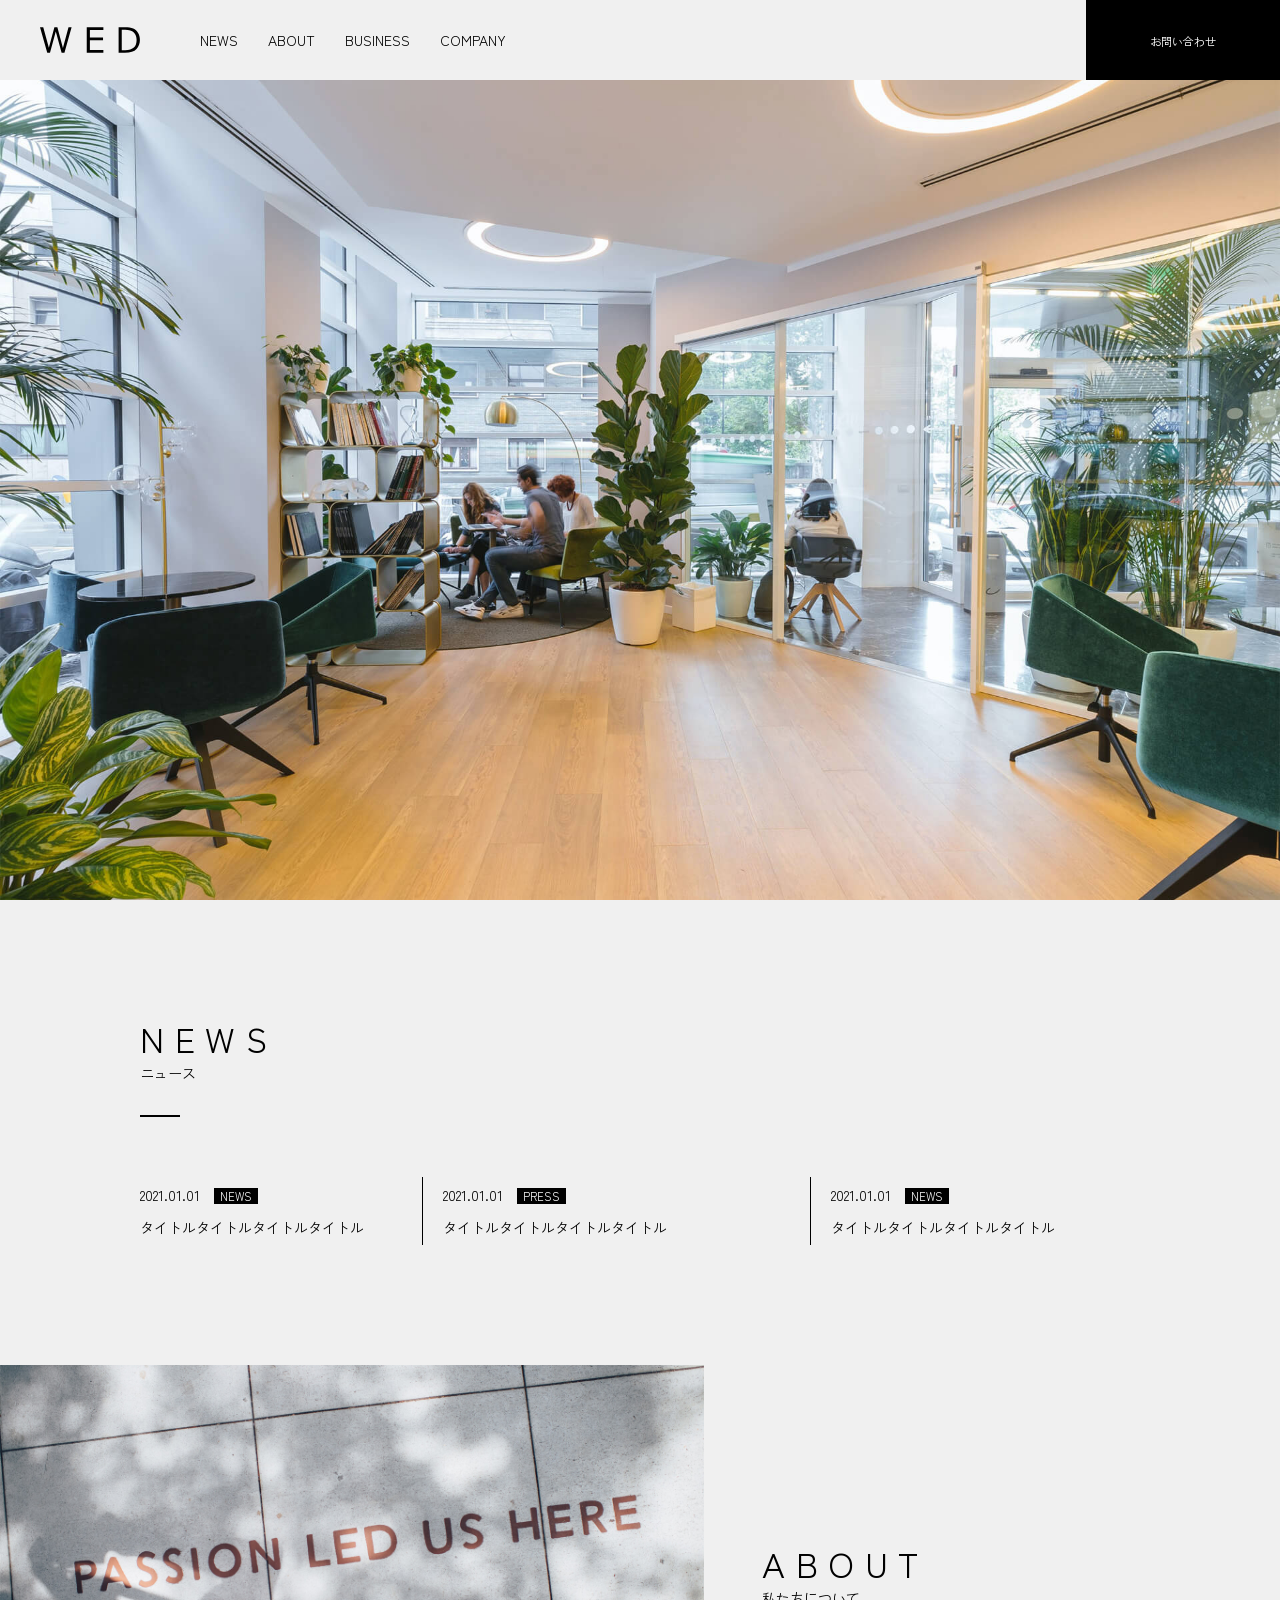
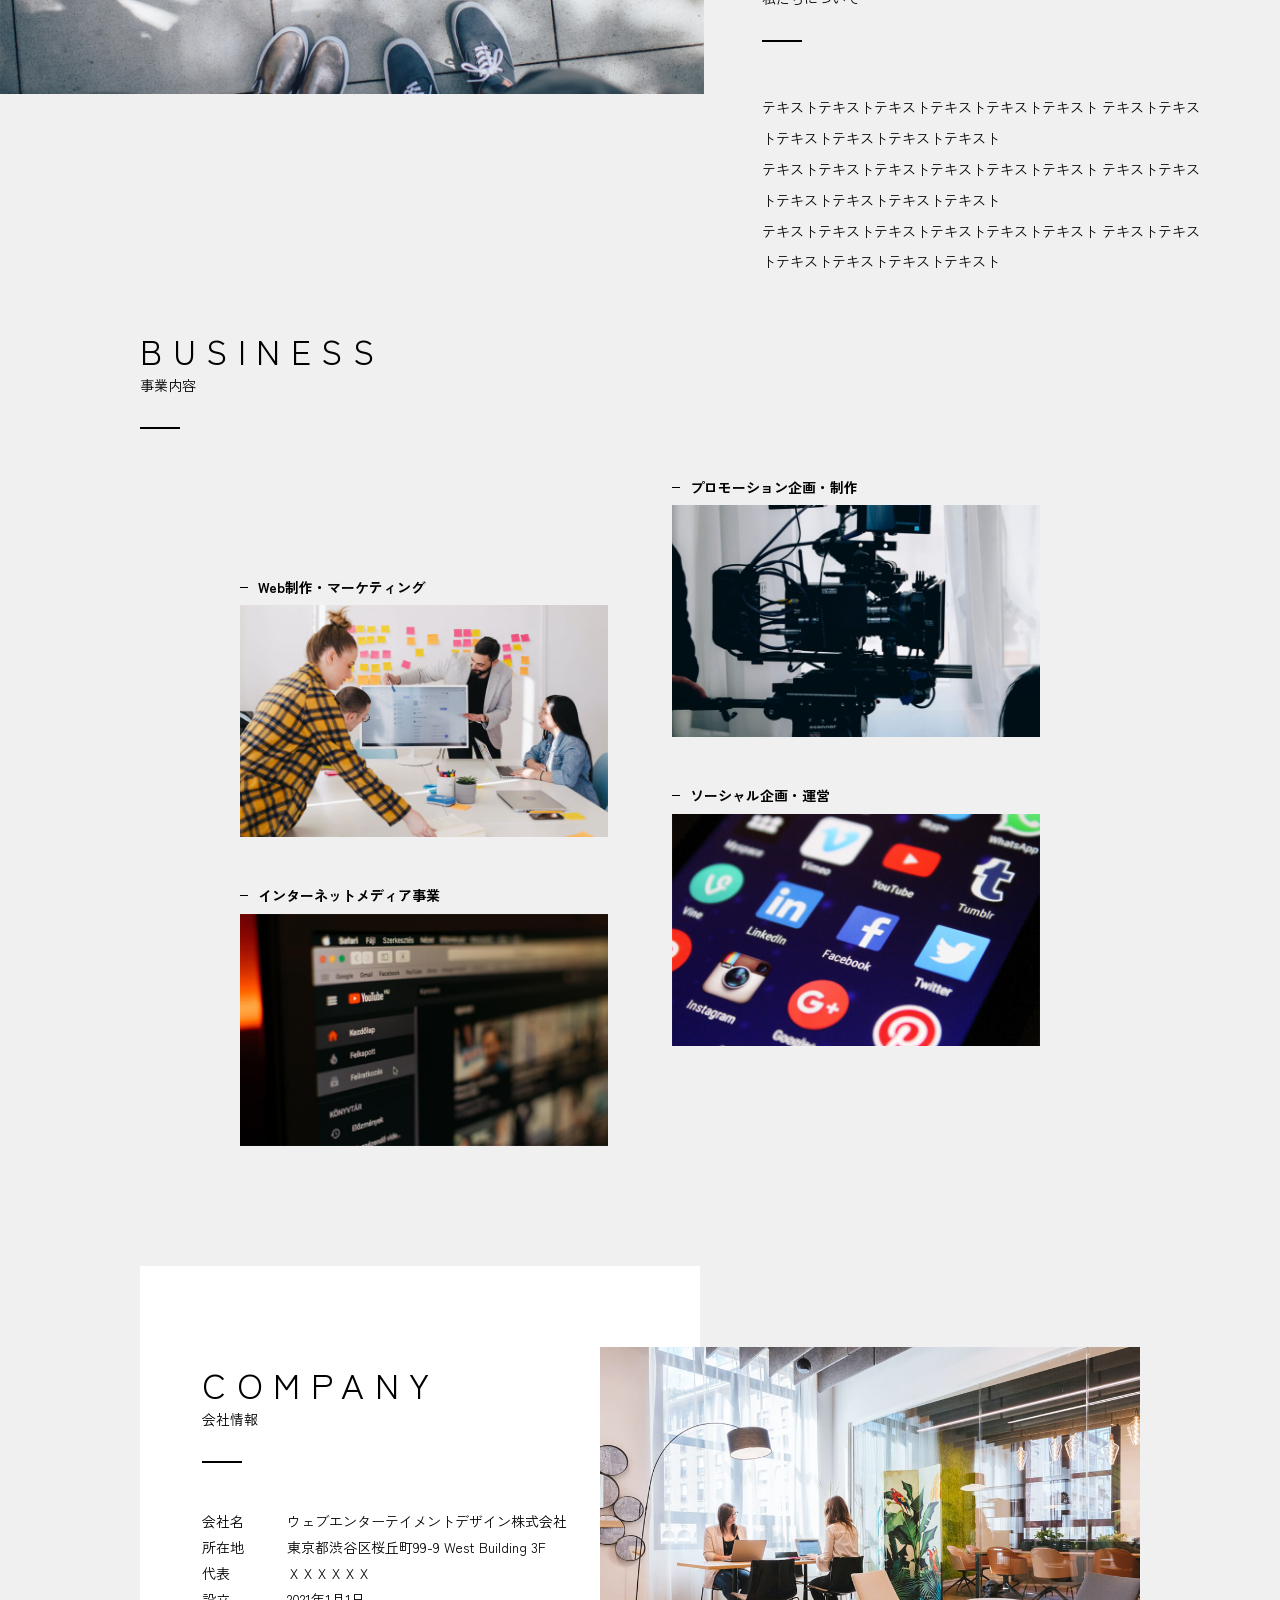
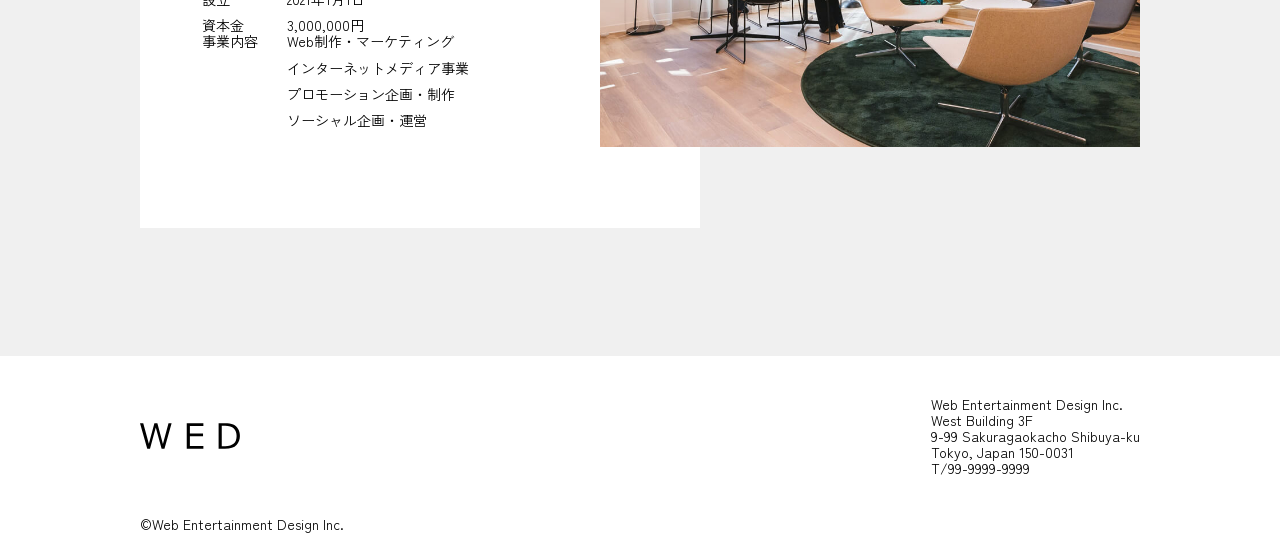
<file: コーディング/index.html>
<!DOCTYPE html>
<html lang="ja">
<head>
  <meta charset="UTF-8">
  <meta name="viewport" content="width=device-width, initial-scale=1.0">

  <link rel="shortcut icon" href="img/favicon.ico" type="image/x-icon">
  <link rel="preconnect" href="https://fonts.googleapis.com">
<link rel="preconnect" href="https://fonts.gstatic.com" crossorigin>
<link href="https://fonts.googleapis.com/css2?family=Zen+Kaku+Gothic+Antique:wght@300;400;700&display=swap" rel="stylesheet">
  <link rel="stylesheet" href="reset.css">
  <link rel="stylesheet" href="style.css">
  <title>レビュー</title>
</head>
<body>
  <header class="header">
    <div class="header-wrapper">
      <div class="header-left">
        <h1 class="site-title"><a href="#"><img src="./img/logo.svg" alt="WED"></a></h1>
        <nav class="nav">
          <ul class="header-ul">
            <li class="header-li"><a href="#news">NEWS</a></li>
            <li class="header-li"><a href="#about">ABOUT</a></li>
            <li class="header-li"><a href="#business">BUSINESS</a></li>
            <li class="header-li"><a href="#company">COMPANY</a></li>
          </ul>
        </nav>
      </div>

      <div class="header-right">
        <a href="#" class="header-link">お問い合わせ</a>
      </div>

    </div>
</header>

<main class="main">
  <div class="fv"><img src="./img/mainvisual.jpg" alt="清楚なオフィスの写真" class="fv-img"></div>

  <section class="news" id="news">
    <div class="wrapper">
      <h2 class="section-title">
        <span class="en">NEWS</span>
        <span class="ja">ニュース</span>
      </h2>

      <div class="news-box">
        <dl class="news-list">
          <dt class="news-theme">
            <time datetime="2021-01-01" class="news-date">2021.01.01</time>
            <span class="news-label">NEWS</span>
          </dt>
          <dd class="news-description">タイトルタイトルタイトルタイトル</dd>
        </dl>

        <dl class="news-list">
          <dt class="news-theme">
            <time datetime="2021-01-01" class="news-date">2021.01.01</time>
            <span class="news-label">PRESS</span>
          </dt>
          <dd class="news-description">タイトルタイトルタイトルタイトル</dd>
        </dl>

        <dl class="news-list">
          <dt class="news-theme">
            <time datetime="2021-01-01" class="news-date">2021.01.01</time>
            <span class="news-label">NEWS</span>
          </dt>
          <dd class="news-description">タイトルタイトルタイトルタイトル</dd>
        </dl>
      </div>
    </div>
  </section>

  <section class="about" id="about">
    <div class="about-img-area">
      <img src="./img/about.jpg" alt="PASSION LED US HERE">
    </div>
    <div class="about-text-area">
      <h2 class="section-title">
        <span class="en">ABOUT</span>
        <span class="ja">私たちについて</span>
      </h2>
      <p class="about-text">テキストテキストテキストテキストテキストテキスト テキストテキストテキストテキストテキストテキスト</p>
      <p class="about-text">テキストテキストテキストテキストテキストテキスト テキストテキストテキストテキストテキストテキスト</p>
      <p class="about-text">テキストテキストテキストテキストテキストテキスト テキストテキストテキストテキストテキストテキスト</p>
    </div>
  </section>

  <section class="business" id="business">
    <div class="wrapper">
      <h2 class="section-title">
        <span class="en">BUSINESS</span>
        <span class="ja">事業内容</span>
      </h2>

      <div class="business-content-area">
        <div class="business-content-left">
          <div class="business-content-box">
            <p class="business-content-box-text">Web制作・マーケティング</p>
            <img src="./img/business1.jpg" alt="" class="business-content-box-img">
          </div>

          <div class="business-content-box">
            <p class="business-content-box-text">インターネットメディア事業</p>
            <img src="./img/business2.jpg" alt="" class="business-content-box-img">
          </div>
        </div>

        <div class="business-content-right">
          <div class="business-content-box">
            <p class="business-content-box-text">プロモーション企画・制作</p>
            <img src="./img/business3.jpg" alt="" class="business-content-box-img">
          </div>
          
          <div class="business-content-box">
            <p class="business-content-box-text">ソーシャル企画・運営</p>
            <img src="./img/business4.jpg" alt="" class="business-content-box-img">
          </div>
        </div>
      </div>
    </div>
  </section>

  <section class="company" id="company">
    <div class="wrapper">
<!-- ポジションやめて、ネガティブマージンでもいいかも -->
      <div class="company-left">
        <h2 class="section-title">
          <span class="en">COMPANY</span>
          <span class="ja">会社情報</span>
        </h2>

        <dl class="company-list">
          <div class="company-list-content">
            <dt class="company-theme">会社名</dt>
            <dd class="company-description">ウェブエンターテイメントデザイン株式会社</dd>
          </div>

          <div class="company-list-content">
            <dt class="company-theme">所在地</dt>
            <dd class="company-description">東京都渋谷区桜丘町99-9 West Building 3F</dd>
          </div>

          <div class="company-list-content">
            <dt class="company-theme">代表</dt>
            <dd class="company-description">ＸＸＸＸＸＸ</dd>
          </div>

          <div class="company-list-content">
            <dt class="company-theme">設立</dt>
            <dd class="company-description">2021年1月1日</dd>
          </div>
          
          <div>
            <div class="company-list-content">
            <dt class="company-theme">資本金</dt>
            <dd class="company-description">3,000,000円</dd>
          </div>

          <div class="company-list-content">
            <dt class="company-theme">事業内容</dt>
            <dd class="company-description">
              <p>Web制作・マーケティング</p>
              <p>インターネットメディア事業</p>
              <p>プロモーション企画・制作</p>
              <p>ソーシャル企画・運営</p>
            </dd>
          </div>
        </dl>
      </div>

      <div class="company-right">
        <img src="./img/company.jpg" alt="オフィスの写真">
      </div>
    </div>
  </section>
</main>

<footer class="footer">
  <div class="wrapper">
    <div class="footer-content">
      <div class="footer-left">
        <h1 class="site-title"><a href="#"><img src="./img/logo.svg" alt="WED"></a></h1>
      </div>
      <div class="footer-right">
        <p>
          Web Entertainment Design Inc.<br>
          West Building 3F<br>
          9-99 Sakuragaokacho Shibuya-ku<br>
          Tokyo, Japan 150-0031<br>
          T/99-9999-9999<br>
        </p>
      </div>
    </div>
    <p class="copy-right">&copy;Web Entertainment Design Inc.</p>
  </div>
</footer>
</body>
</html>
</file>
<file: コーディング/style.css>
/* common */
*{
  font-size: 14px;
}

body{
  font-family: "Zen Kaku Gothic Antique", sans-serif;background-color: #f0f0f0;
  position: relative;
  line-height: auto;
}

img{
  max-width: 100%;
  height: auto;
  object-fit: cover;
}


dt{
  font-weight: normal;
}

.wrapper{
  max-width: 1000px;
  margin: 0 auto;
  margin-bottom: 120px;
}

.section-title{
  position: relative;
  margin-bottom: 86px;
}

.section-title::after{
  content: "";
  position: absolute;
  left: 0;
  bottom: -36px;
  display: inline-block;
  width: 40px;
  height: auto;
  border: 1px solid #000;
}

.section-title .en{
  font-size: 2.5rem;
  line-height: 1;
  letter-spacing: 0.3em;
  display: block;
  margin-bottom: 10px;
}

.section-title .ja{
  display: block;
}


@media screen and (max-width: 900px) {
  .wrapper{
    padding: 0 4%;
    margin-bottom: 80px;
  }

  .section-title{
    margin-bottom: 59px;
  }
  
  .section-title::after{
    bottom: -24px;
  }
}

/* header */
.header{
  height: 80px;
}
.header-wrapper {
  align-items: center;
  display: flex;
  justify-content: space-between;
  height: 100%;
}

/* .header .wrapper{
  display: flex;
  align-items: center;
  justify-content: space-between;
} */

.header-left{
  padding: 27px 0;
  display: flex;
  align-items: center;
  gap: 60px;
  padding-left: calc(40/1280*100%);
}

.site-title img{
  width: 100px;
}

.header-ul{
  display: flex;
  align-items: center;
  gap: 30px;
}

.header-link{
  font-size: 0.8rem;
  color: #fff;
  background-color: #000;
  padding: 33px 64px;
  height: 80px;

  /* position: absolute;
  top: 0;
  right: 0; */
}

@media screen and (max-width: 900px) {
  .header{
    padding: 0 4%;
  }

  .header-left{
    margin-right: auto;
    padding: 0;
    width: 100%;
    display: inline-block;
    text-align: left;
  }

  .site-title{
    margin-bottom: 8px;
  }

  .header-right{
    display: none;
  }
  
}

/* main */

/* fv */

.fv-img{
  width: 100%;
  height: calc(100vh - 80px);
  margin-bottom: 120px;
}

/* news */
.news .section-title{
  margin-bottom: 96px;
}

.news-box{
  display: flex;
  justify-content: space-between;
  align-items: center;
}

.news-list{
  display: flex;
  flex-direction: column;
  gap: 16px;
}

.news-list:not(:first-child){
  width: 33%;
  padding: 10px 20px;
  border-left: 1px solid #000;
}

.news-label{
  margin-left: 10px;
  font-size: 0.8rem;
  color: #fff;
  background-color: #000;
  letter-spacing: 1.6;
  padding-inline: 6px;
}


@media screen and (max-width: 900px) {
  .news{
    margin-bottom: 90px;
  }

  .news .section-title{
    margin-bottom: 69px;
  }

  .news-box{
    display: inline-block;
    width: 100%;
  }


  .news-list:not(:first-child){
    width: 100%;
    padding: 0;
    border: none;
    margin-top: 41px;
  }
  
  
}

/* about */


.about{
  position: relative;
}

.about-img-area{
  width: 55%;
  margin-bottom: 238px;
}

.about-text-area{
  width: 35%;
  height: auto;

  position: absolute;
  right: 70px;
  top: 180px;
}

.about-text{
  line-height: 2.2;
}


@media screen and (max-width: 900px) {
  .about{
    position: static;
    margin-bottom: 80px;
  }

  .about-img-area{
    width: 100%;
    margin-bottom: 30px;
  }

  .about-img-area img{
    height: 300px;
  }

  .about-text-area{
    width: 100%;
    padding: 0 4%;

    position: static;
  }
  
}

/* business */

.business-content-area{
  display: flex;
  gap: 64px;
  padding: 0 100px;
}

.business-content-left{
  margin-top: 100px;
}
.business-content-box:nth-child(2){
  margin-top: 50px;
}

 .business-content-box-text{
  font-weight: bold;
  margin-bottom: 10px;
  padding-left: 18px;

  position: relative;
 }

 .business-content-box-text::before{
  content: "";
  height: 1px;
  width: 8px;
  background-color: #000;
  display: inline-block;


  position: absolute;
  left: 0;
  top: 50%;
 }

 .business-content-box-img{
  width: 100%;
 }

 @media screen and (max-width: 900px) {
  .business-content-area{
    display: inline-block;
    padding: 0;
  }

  .business-content-box{
    margin-bottom: 30px;
  }

  .business-content-left{
    margin-top: 0px;
  }

  .business-content-box:nth-child(2){
    margin-top: 0;
  }
  
   .business-content-box-img{
    width: 100%;
   }


  
}


 /* company */


 .company .wrapper{
  position: relative;
  margin-bottom: 128px;
 }

 .company-left{
  padding: 100px 62px;
  background-color: #fff;
  width: 56%;
 }

 .company-list{
  display: flex;
  flex-direction: column;
  gap: 10px;
 }

 .company-list-content{
  display: flex;
 }

 .company-theme{
  width: 56px;
  margin-right: 29px;
 }

 .company-description:last-child{
  display: flex;
  flex-direction: column;
  gap: 10px;
 }

 .company-right{
  width: 54%;

  position: absolute;
  top: 50%;
  right: 0;
  transform: translateY(-50%);
 }

 .company-right img{
  width: 100%;
  height: 400px;
 }

 @media screen and (max-width: 900px) {
  .company .wrapper{
    position: static;
    margin-bottom: 0;
   }
  
   .company-left{
    padding: 40px 20px;
    width: 100%;
    margin-bottom: 20px;
   }
  
   .company-list{
    gap: 20px;
   }
  
   .company-list-content{
    display: flex;
    flex-direction: column;
    gap: 5px;
   }
  
   .company-description{
    margin-left: 14px;
   }
  
   .company-description:last-child{
    gap: 5px;
   }
  
   .company-right{
    width: 100%;
    position: static;
    transform: translateY(0);
   }
  
   .company-right img{
    display: block;
    width: 100%;
    height: 400px;
   }
}



 /* footer */

 .footer{
  background-color: #fff;
 }

 .footer .wrapper{
  margin-bottom: 0;
 }

.footer-content{
  display: flex;
  justify-content: space-between;
  align-items: center;
  padding: 40px 0;
}

.copy-right{
  padding-bottom: 20px;
}


@media screen and (max-width: 900px) {
  .footer-content{
    display: block;
    padding: 48px 0 40px;;
  }

  .footer .site-title{
    margin-bottom: 10px;
  }
}
</file>
